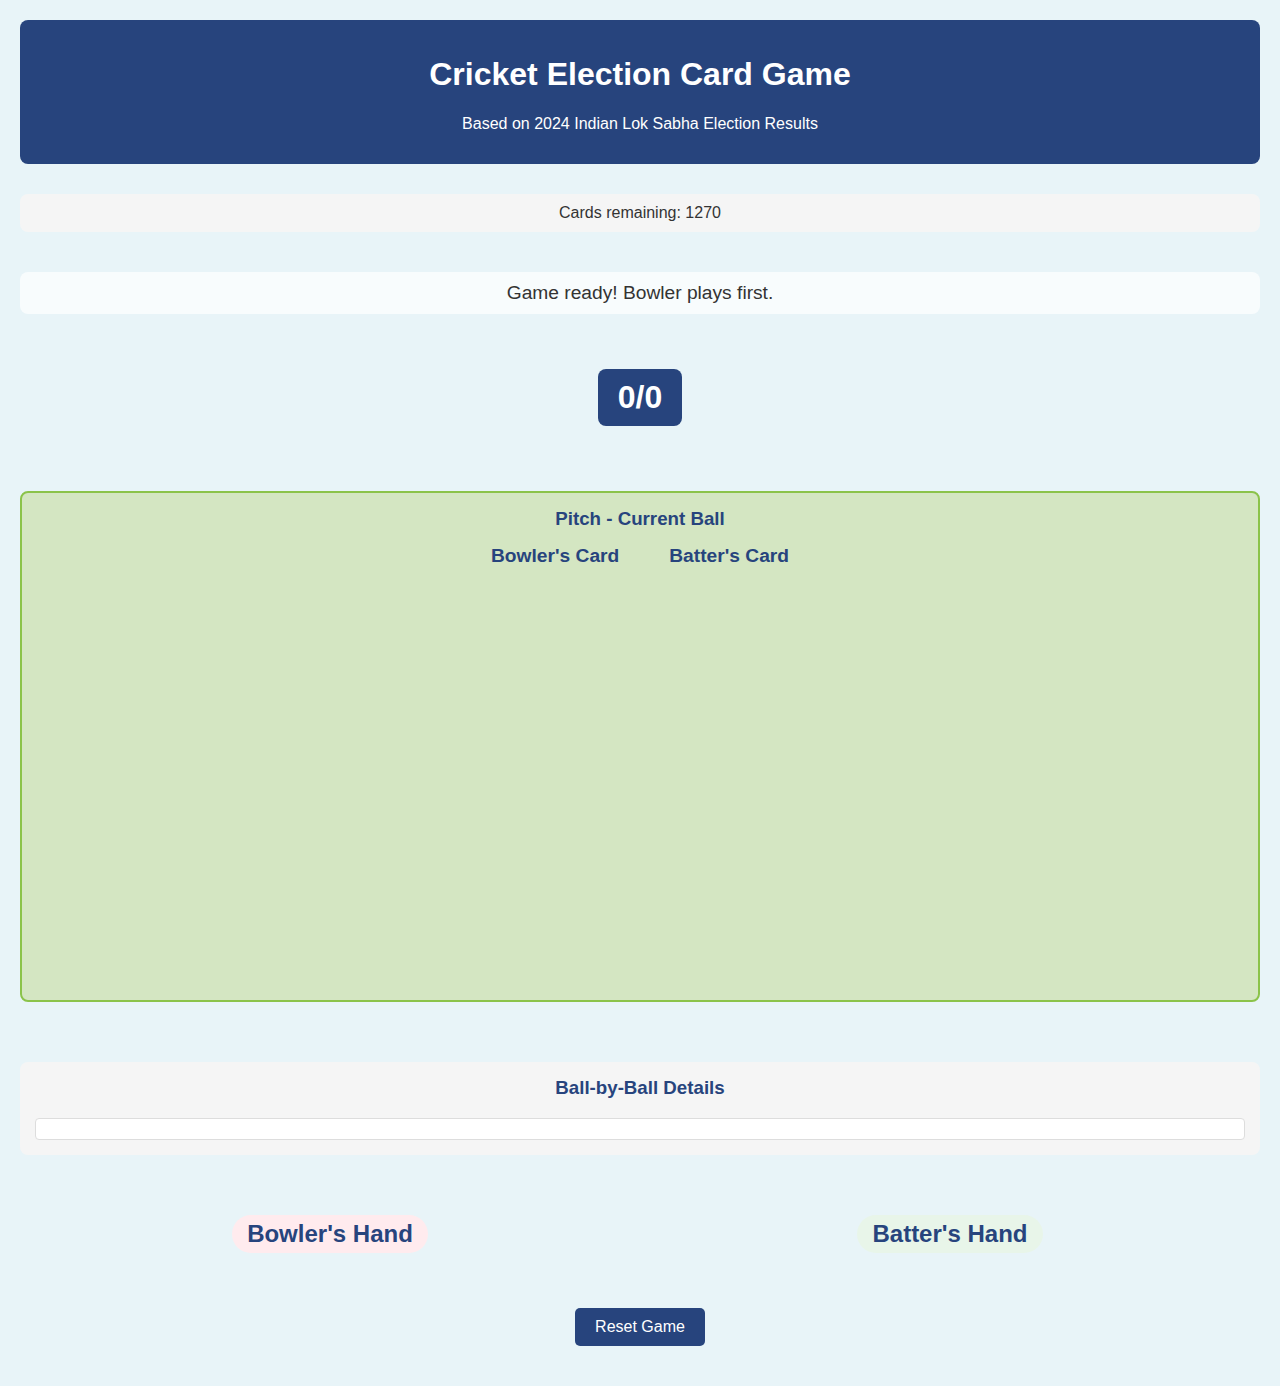
<file: game2/index.html>
<!DOCTYPE html>
<html lang="en">
<head>
    <meta charset="UTF-8">
    <meta name="viewport" content="width=device-width, initial-scale=1.0">
    <title>Cricket Election Card Game</title>
    <link rel="stylesheet" href="css/styles.css">
</head>
<body>
    <div class="container">
        <header>
            <h1>Cricket Election Card Game</h1>
            <p>Based on 2024 Indian Lok Sabha Election Results</p>
        </header>
        
        <div class="game-area">
            <div class="deck-info">
                <span id="cards-remaining">Cards remaining: 1270</span>
            </div>
            
            <div class="game-status" id="game-status">
                Game ready! Bowler plays first.
            </div>
            
            <div class="match-scoreboard">
                <div class="score-display">
                    <span id="total-runs">0</span>/<span id="total-wickets">0</span>
                </div>
            </div>
            
            <div class="pitch">
                <h3>Pitch - Current Ball</h3>
                <div class="pitch-content">
                    <div class="played-card-container">
                        <div class="played-card-label">Bowler's Card</div>
                        <div id="bowler-played-card"></div>
                    </div>
                    
                    <div class="played-card-container">
                        <div class="played-card-label">Batter's Card</div>
                        <div id="batter-played-card"></div>
                    </div>
                </div>
            </div>
            
            <div class="ball-input" id="ball-input-container" style="display: none;">
                <h3>Ball Result</h3>
                <div class="input-group">
                    <label for="runs-input">Runs scored:</label>
                    <select id="runs-input">
                        <option value="0">0</option>
                        <option value="1">1</option>
                        <option value="2">2</option>
                        <option value="3">3</option>
                        <option value="4">4</option>
                        <option value="6">6</option>
                    </select>
                </div>
                <div class="input-group">
                    <label for="wicket-input">Wicket fallen?</label>
                    <select id="wicket-input">
                        <option value="0">No</option>
                        <option value="1">Yes</option>
                    </select>
                </div>
                <button id="submit-result">Submit Result</button>
            </div>
            
            <div class="ball-history-container">
                <h3>Ball-by-Ball Details</h3>
                <div class="ball-history" id="ball-history">
                    <!-- Ball history will be populated here -->
                </div>
            </div>
            
            <div class="player-hands">
                <div class="player-hand bowler">
                    <div class="hand-label">Bowler's Hand</div>
                    <div class="cards" id="bowler-hand"></div>
                </div>
                
                <div class="player-hand batter">
                    <div class="hand-label">Batter's Hand</div>
                    <div class="cards" id="batter-hand"></div>
                </div>
            </div>
            
            <div class="controls">
                <button id="reset-button">Reset Game</button>
            </div>
        </div>
    </div>
    
    <!-- Load modules -->
    <script type="module" src="js/main.js"></script>
</body>
</html>
</file>
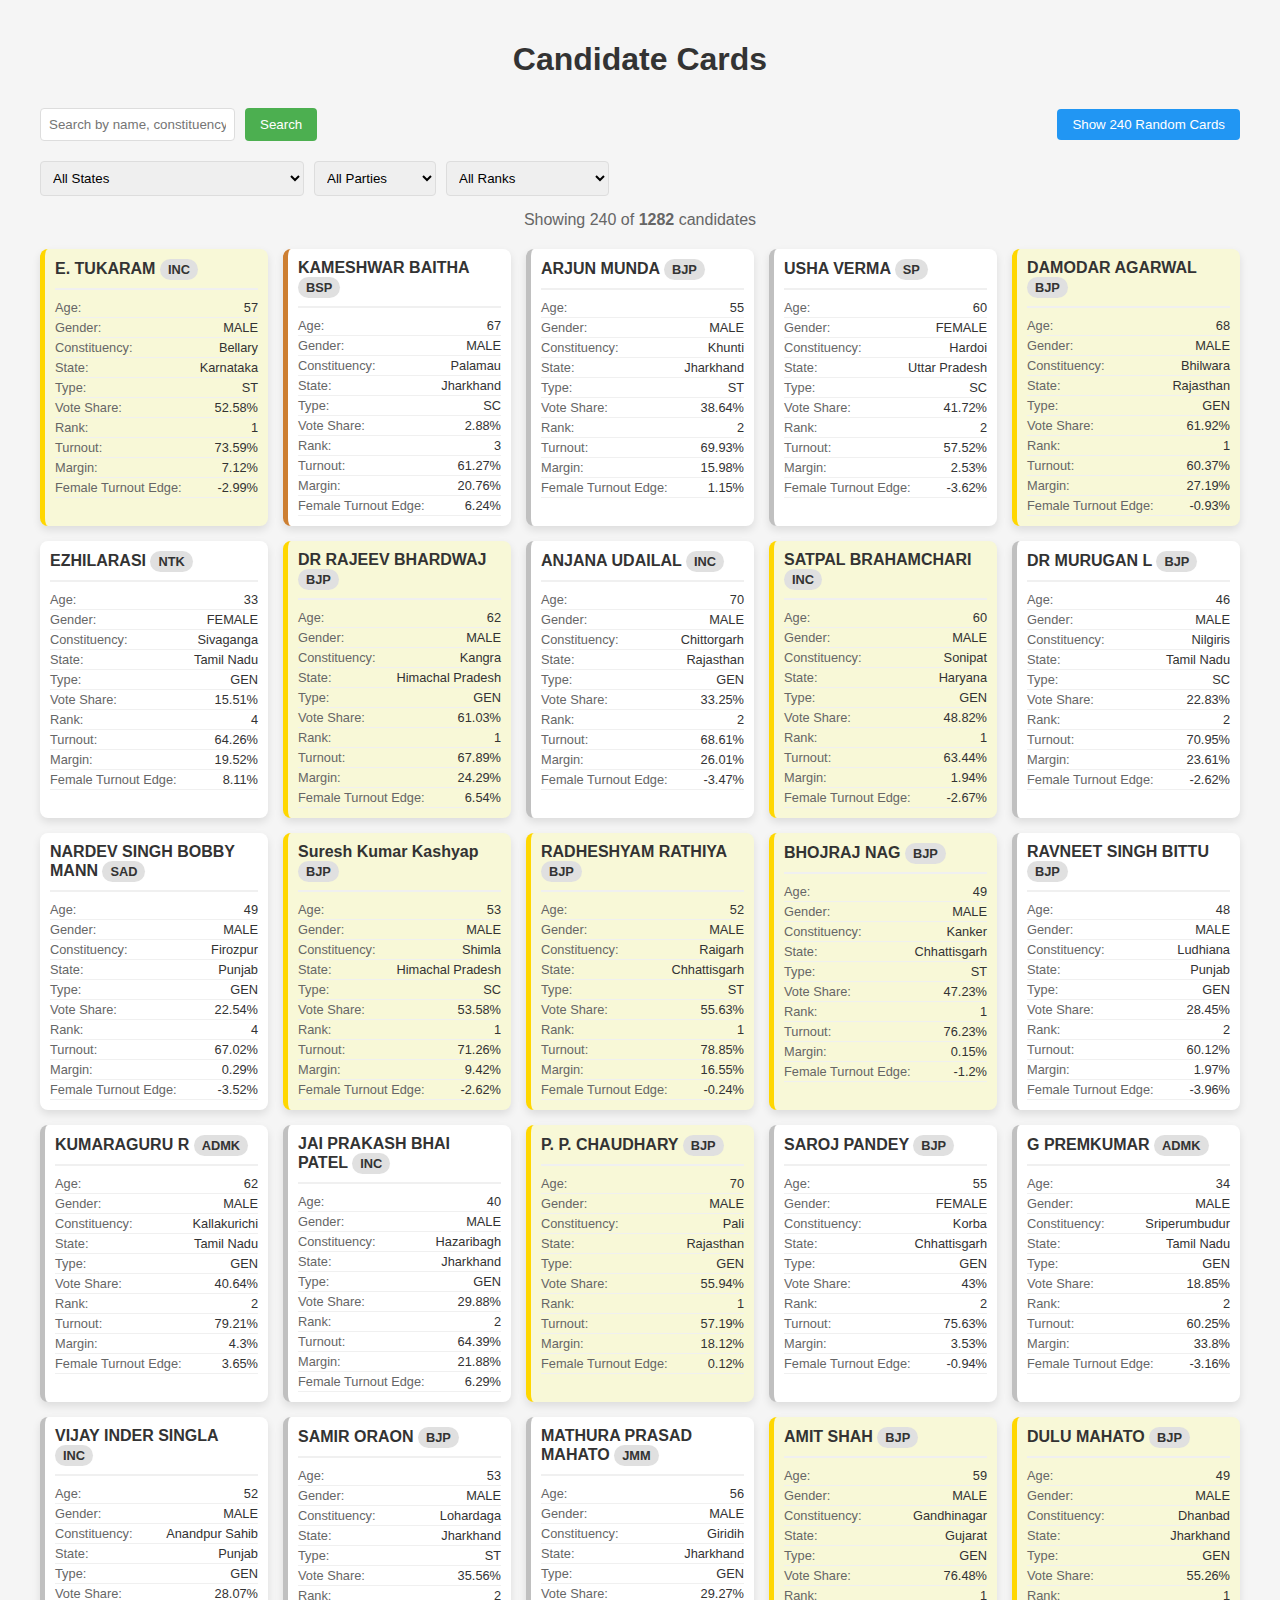
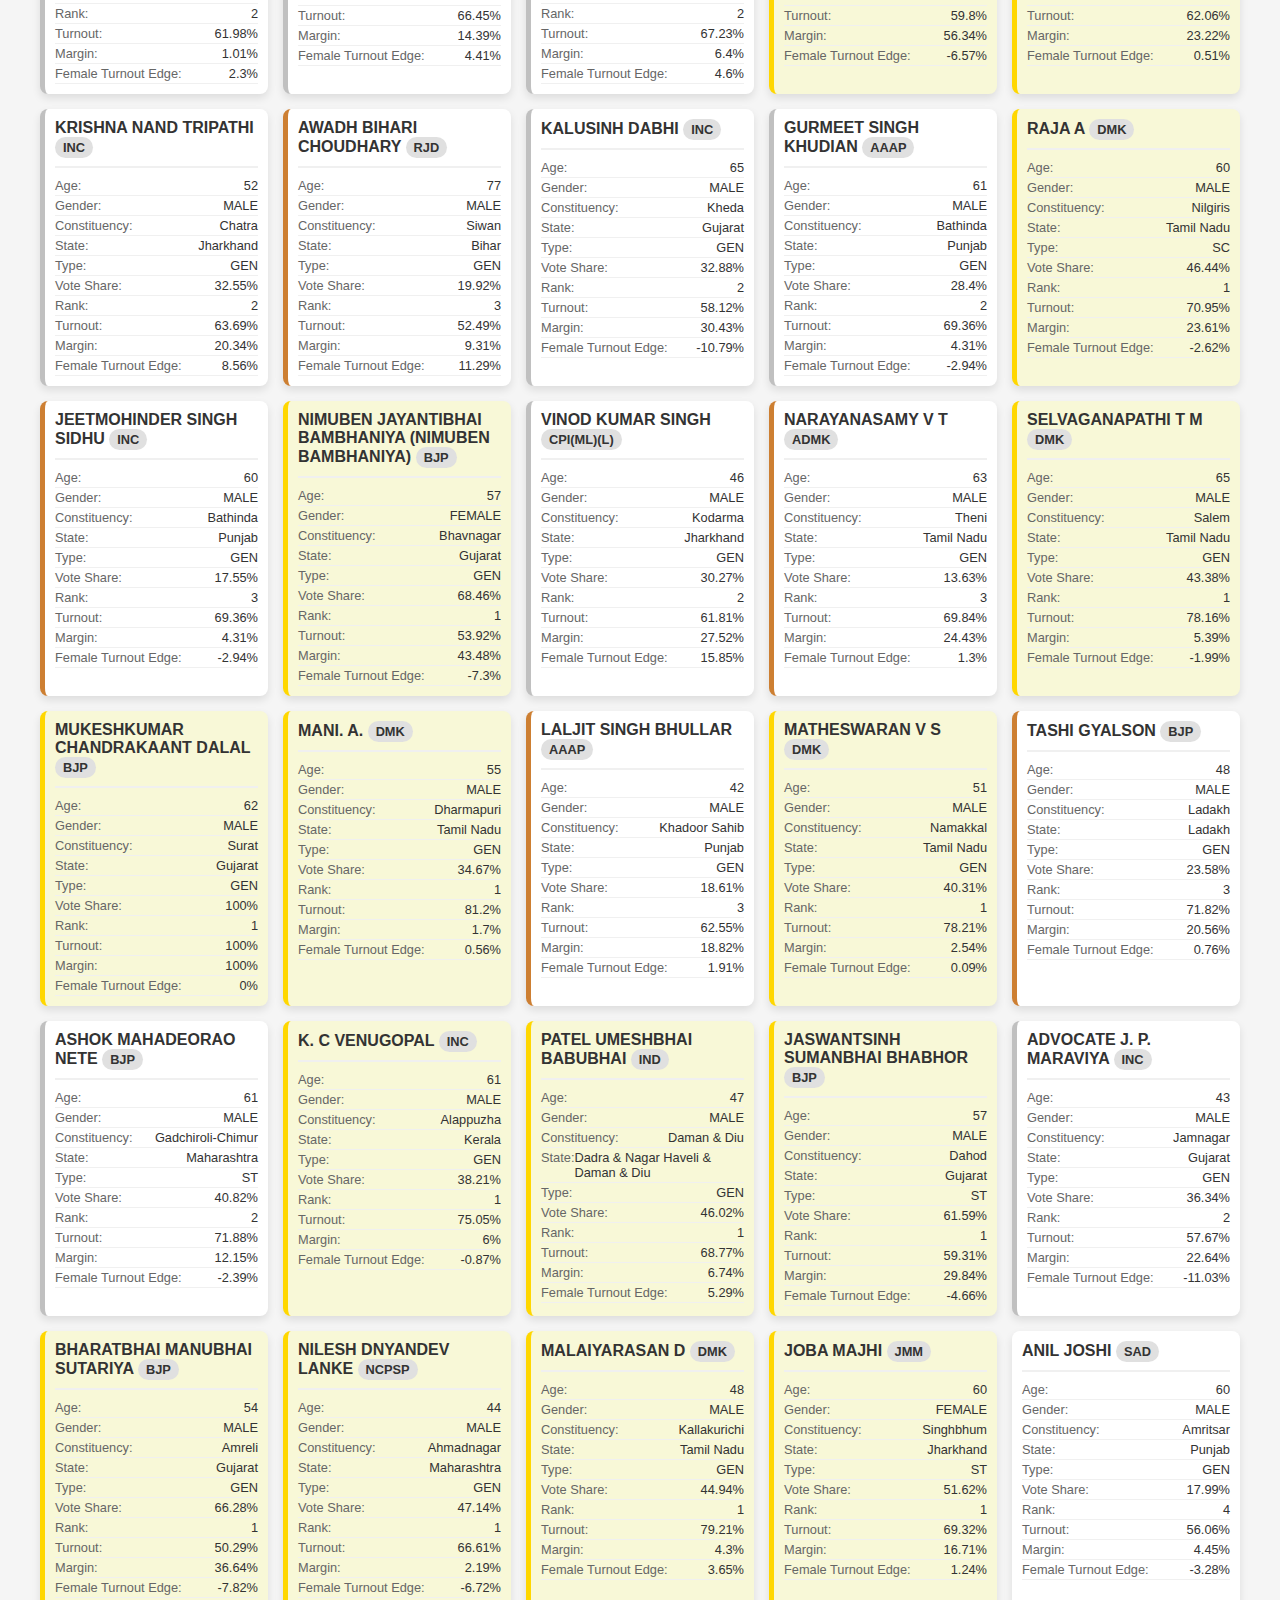
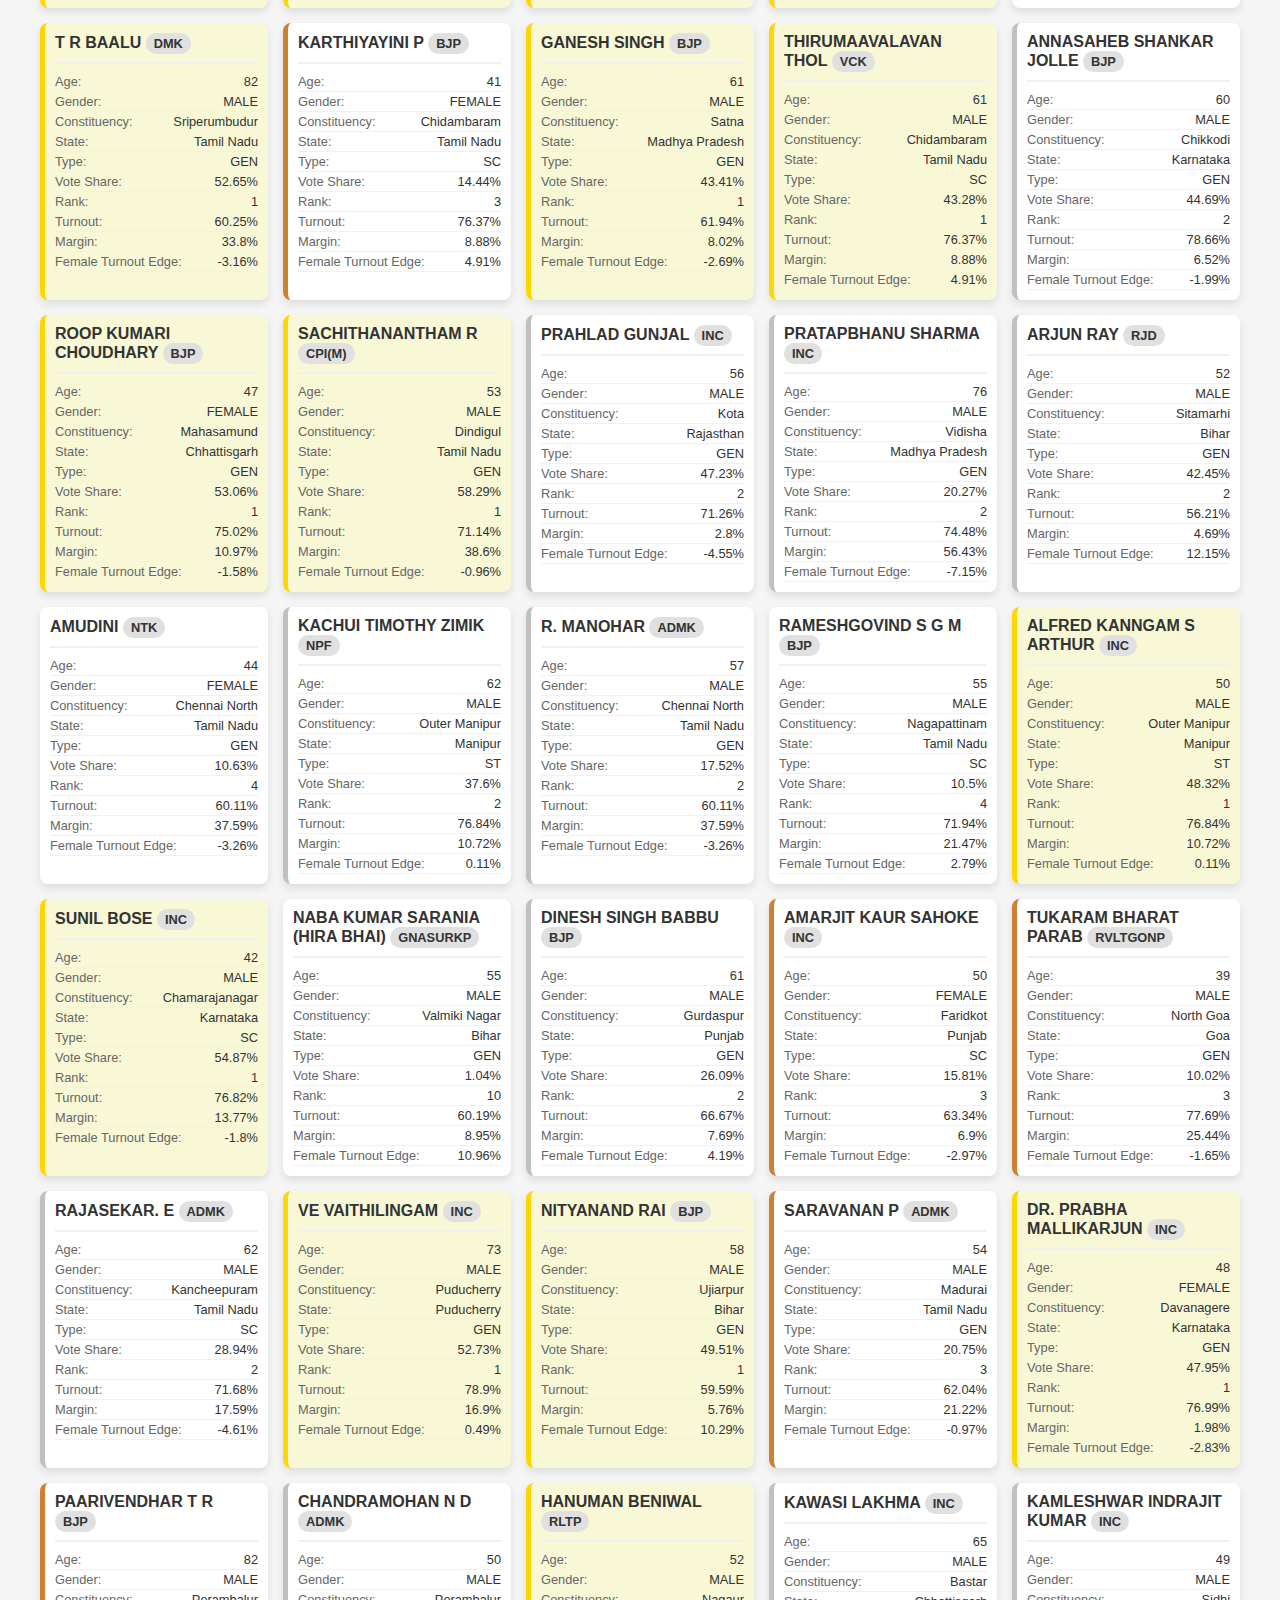
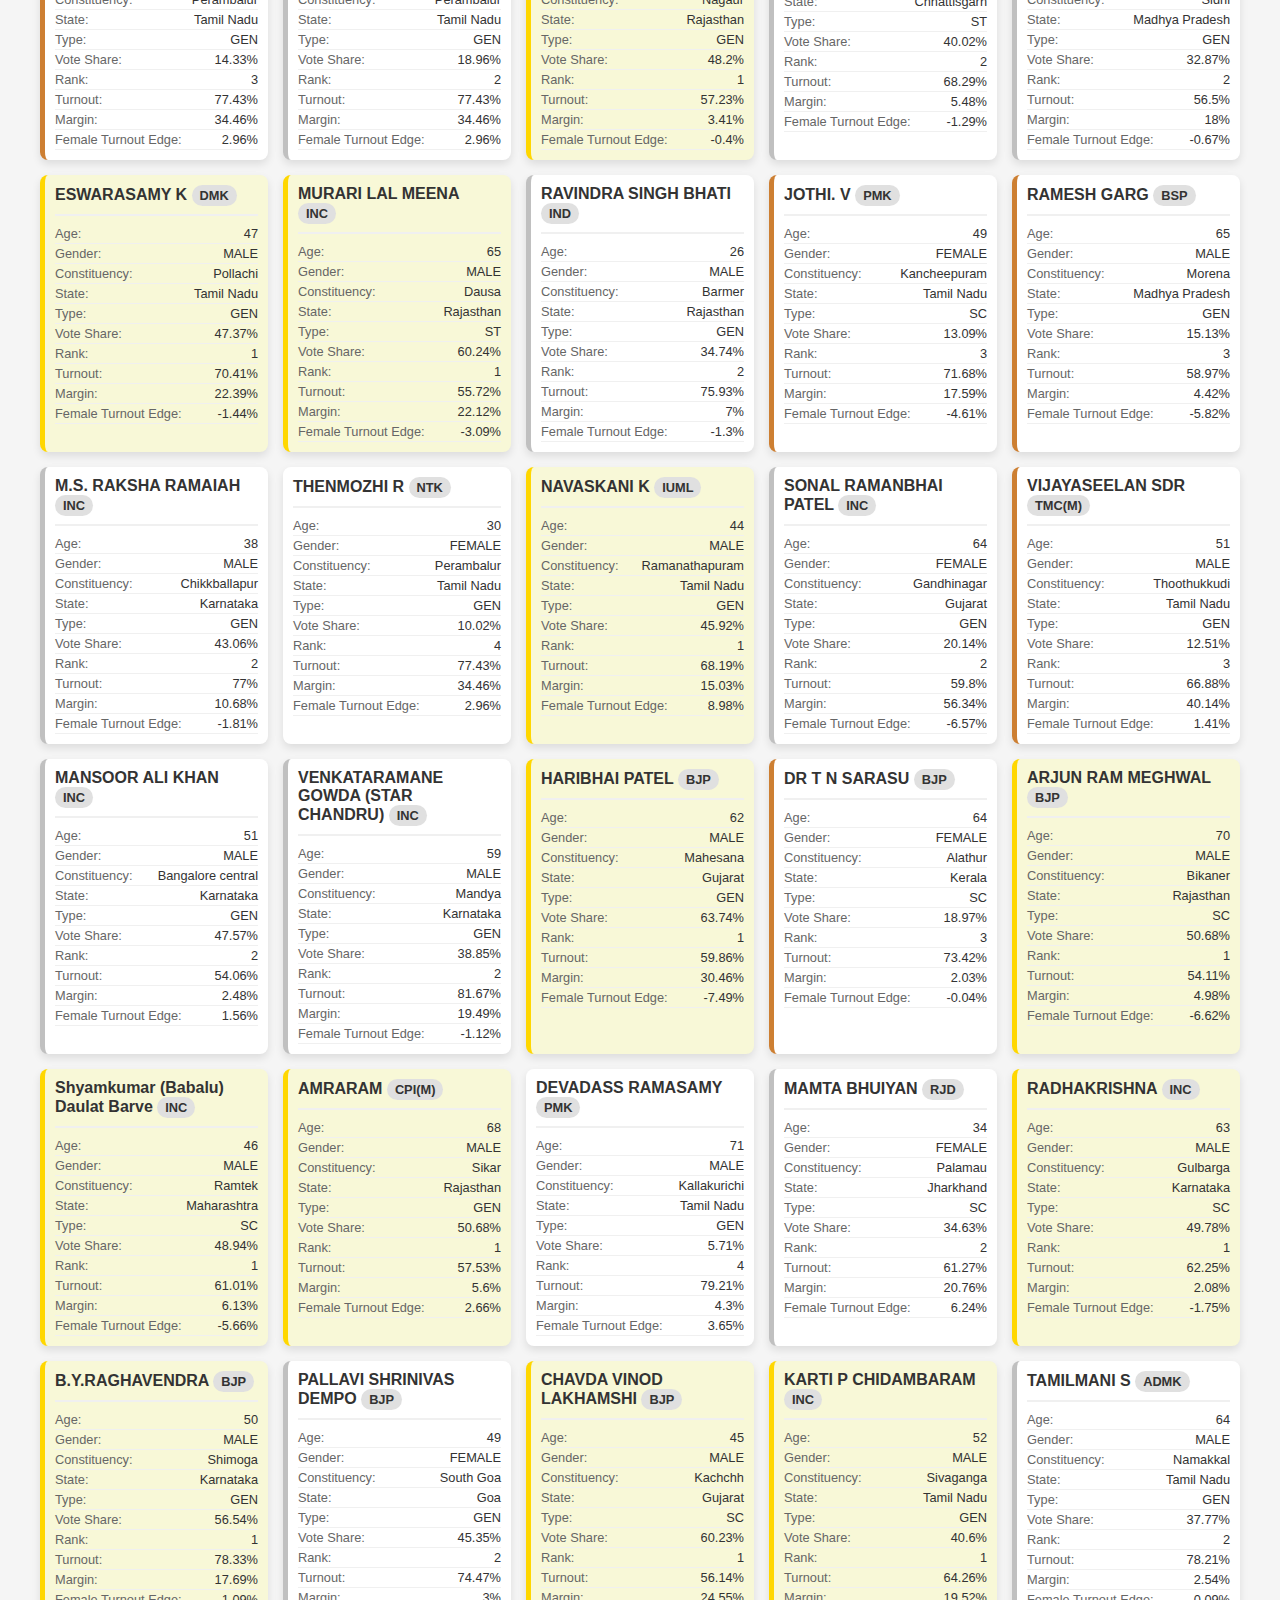
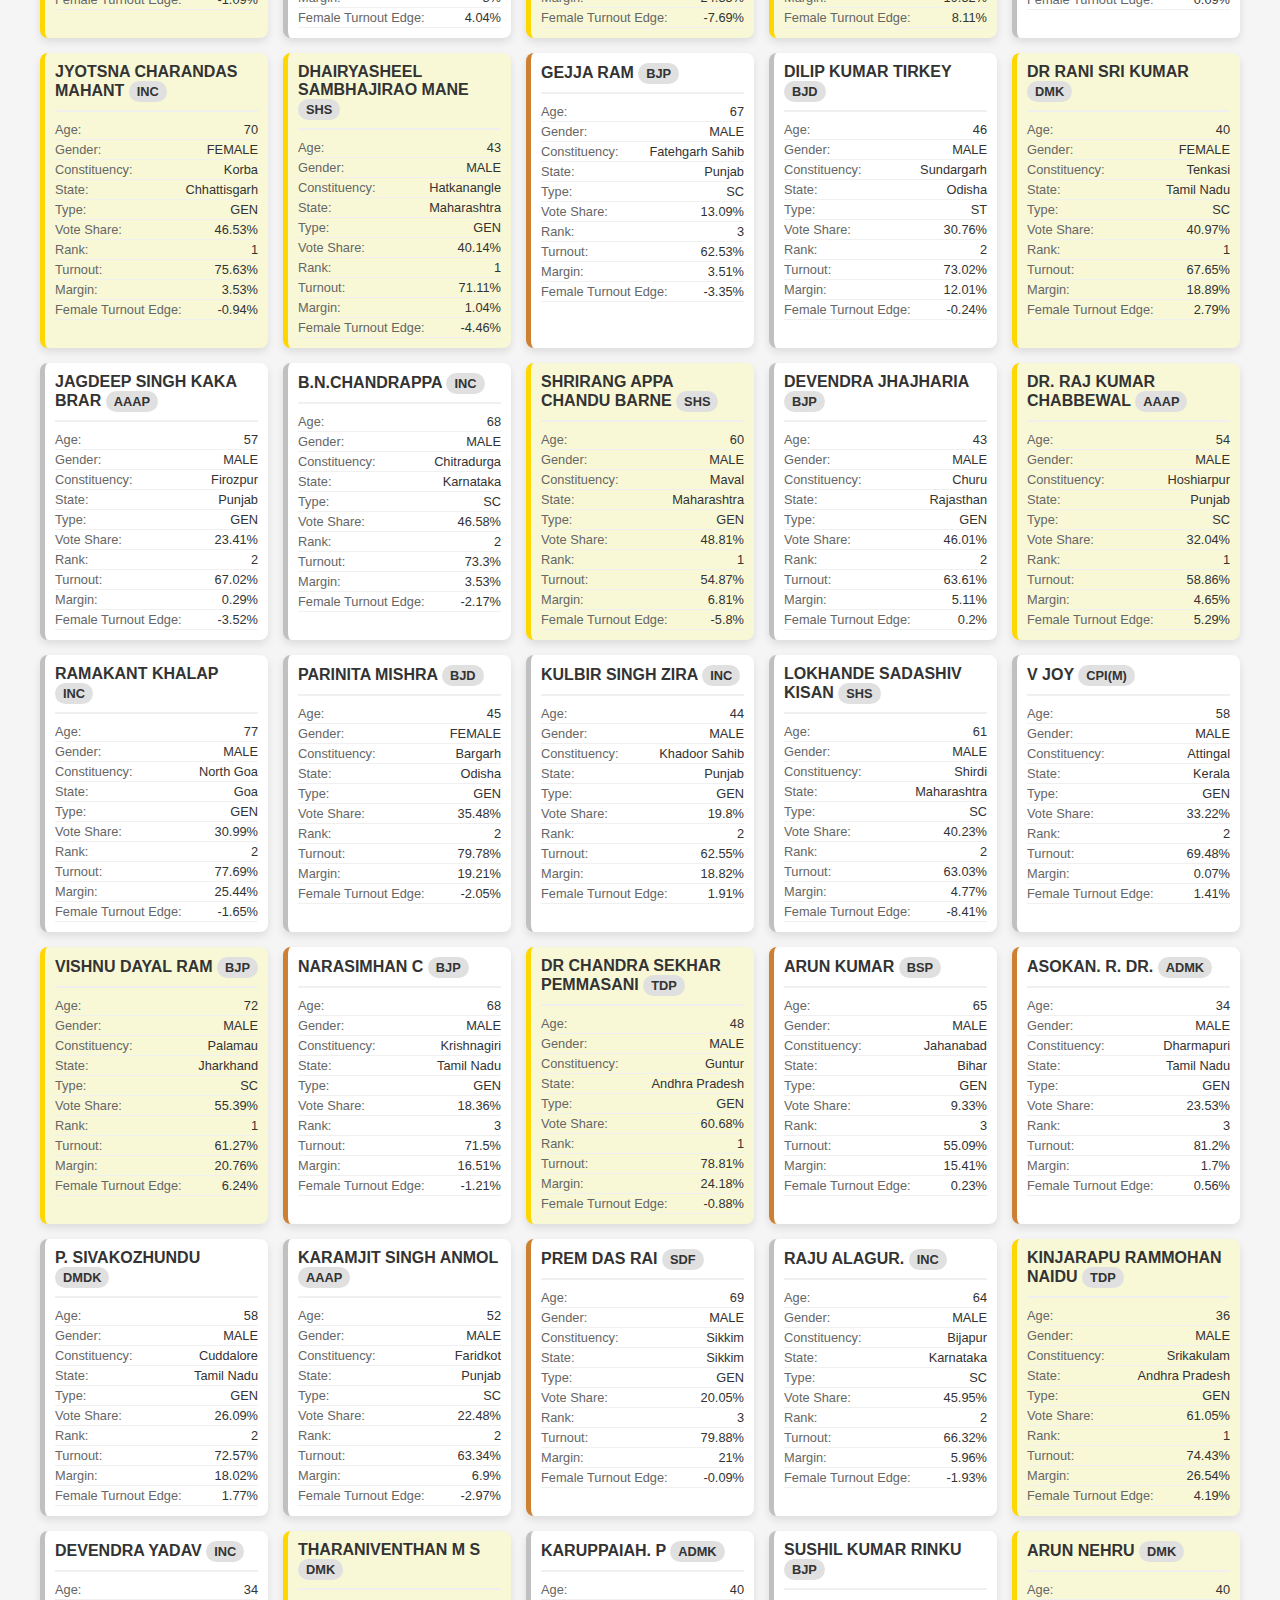
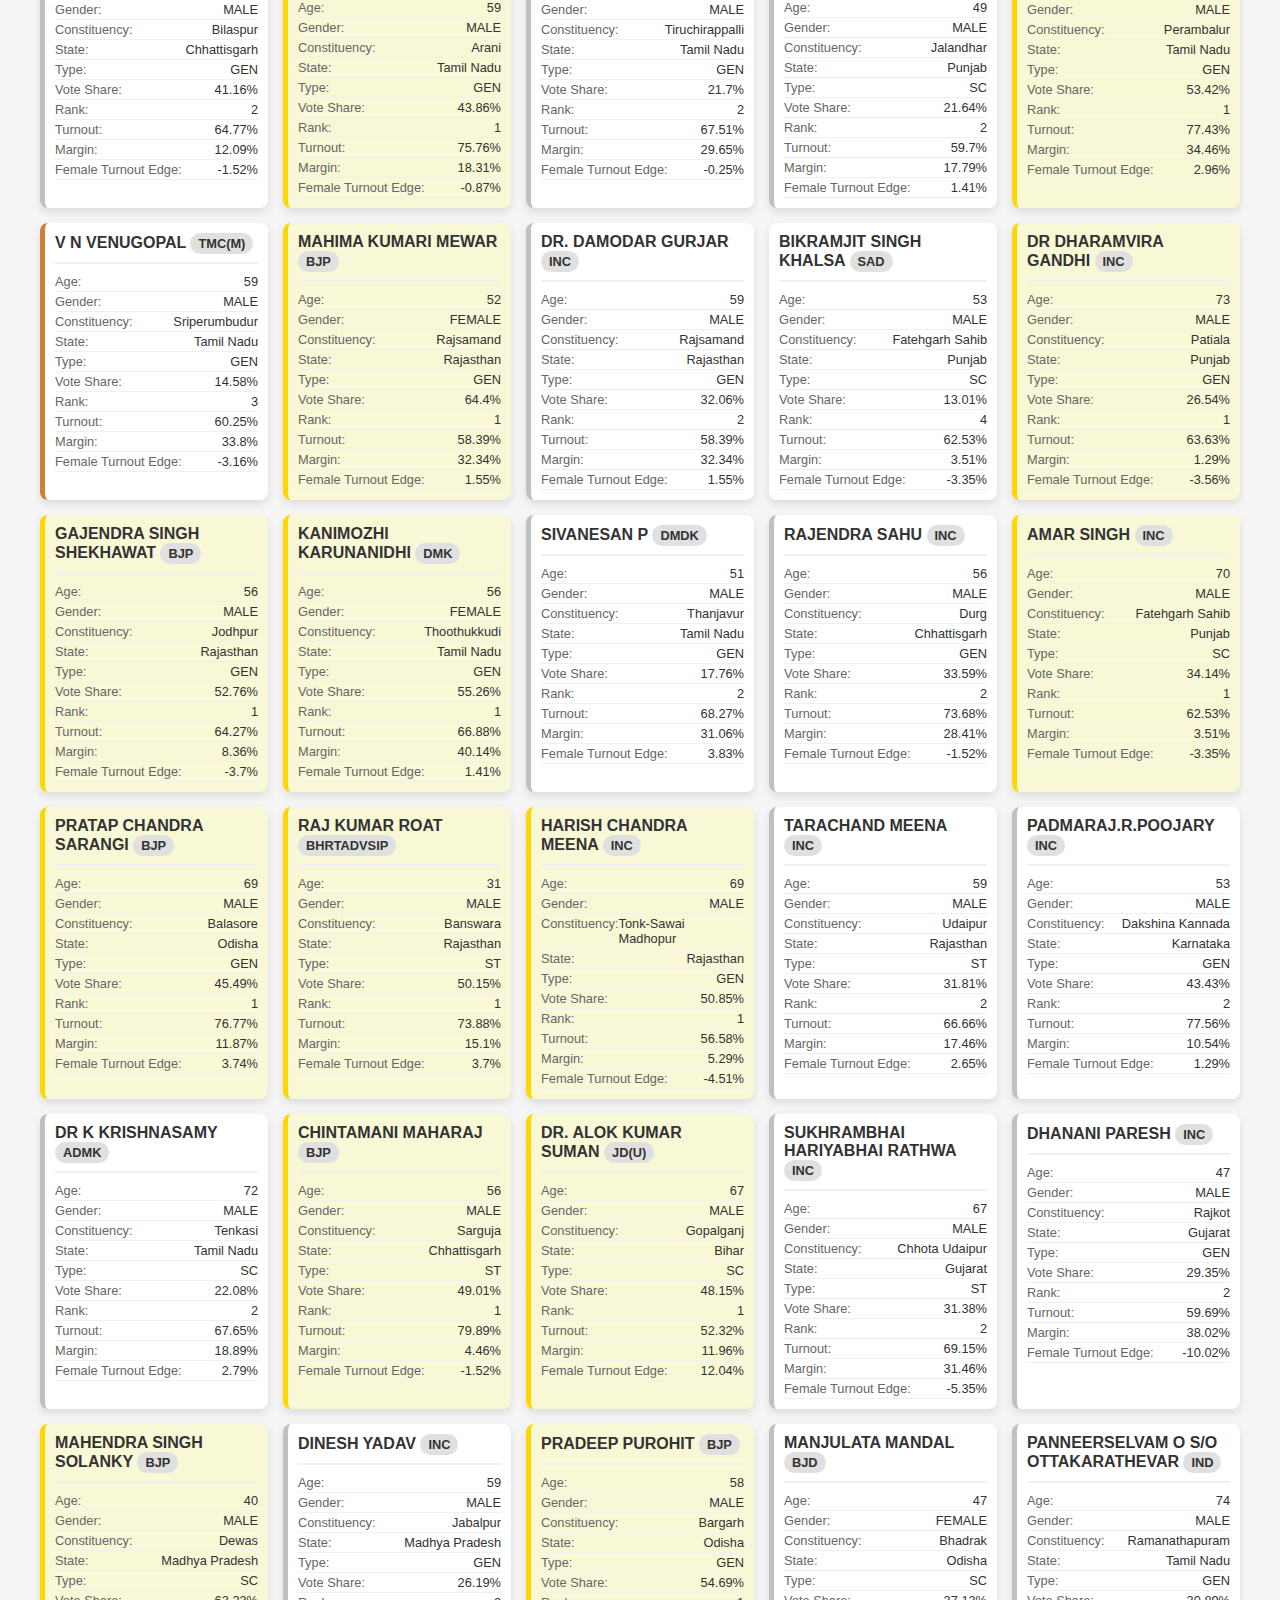
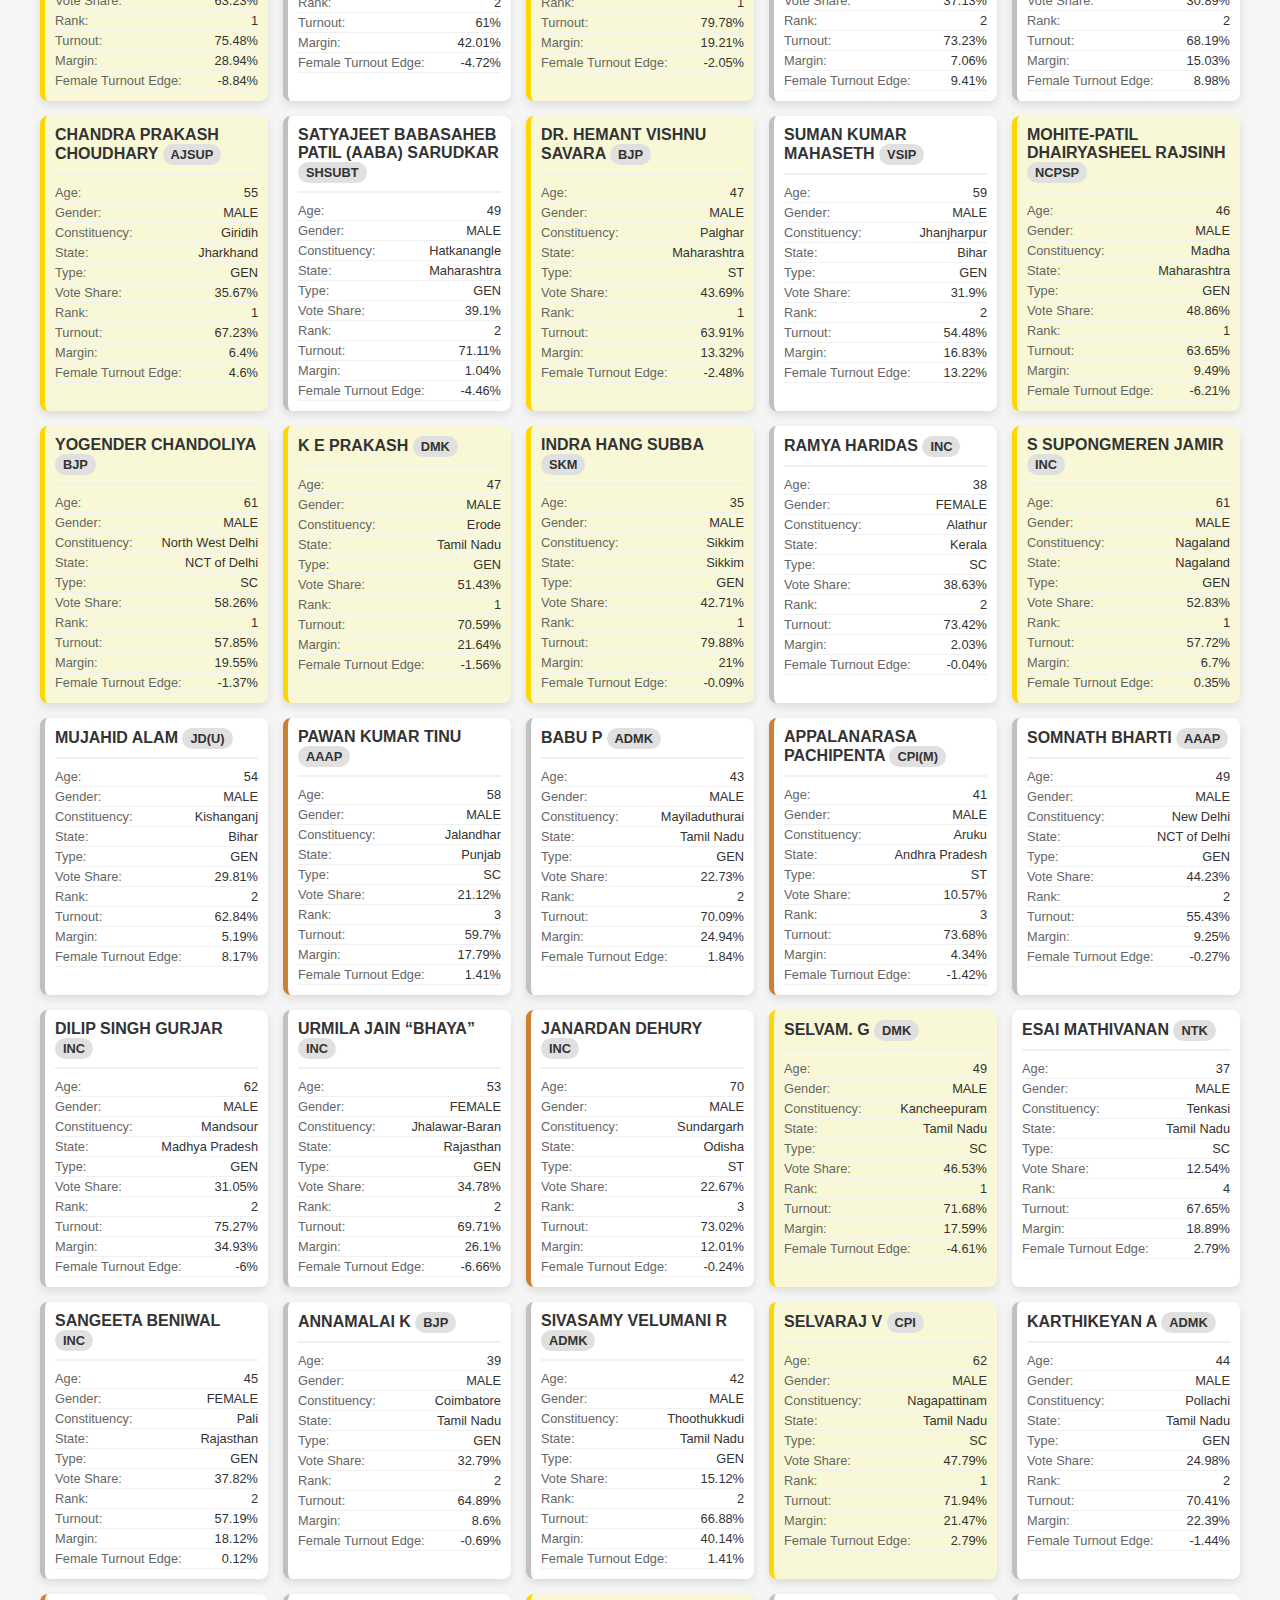
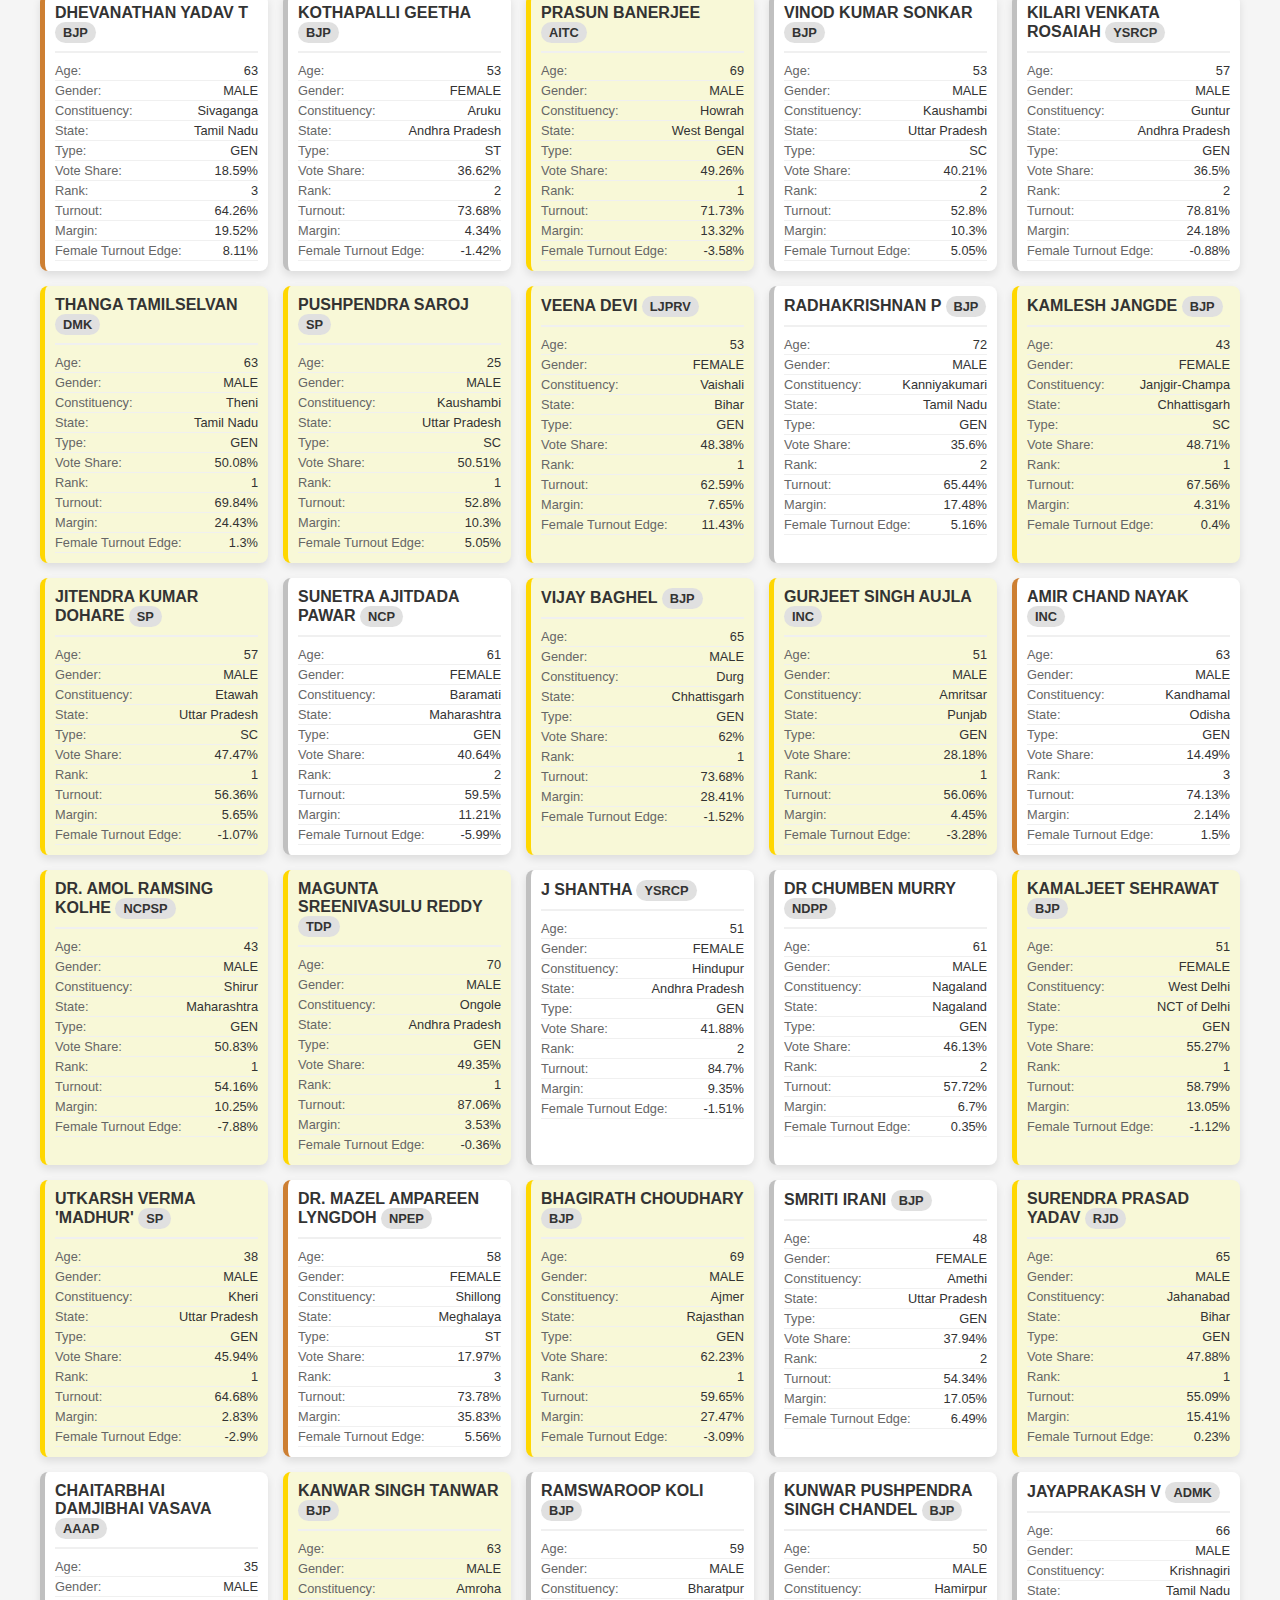
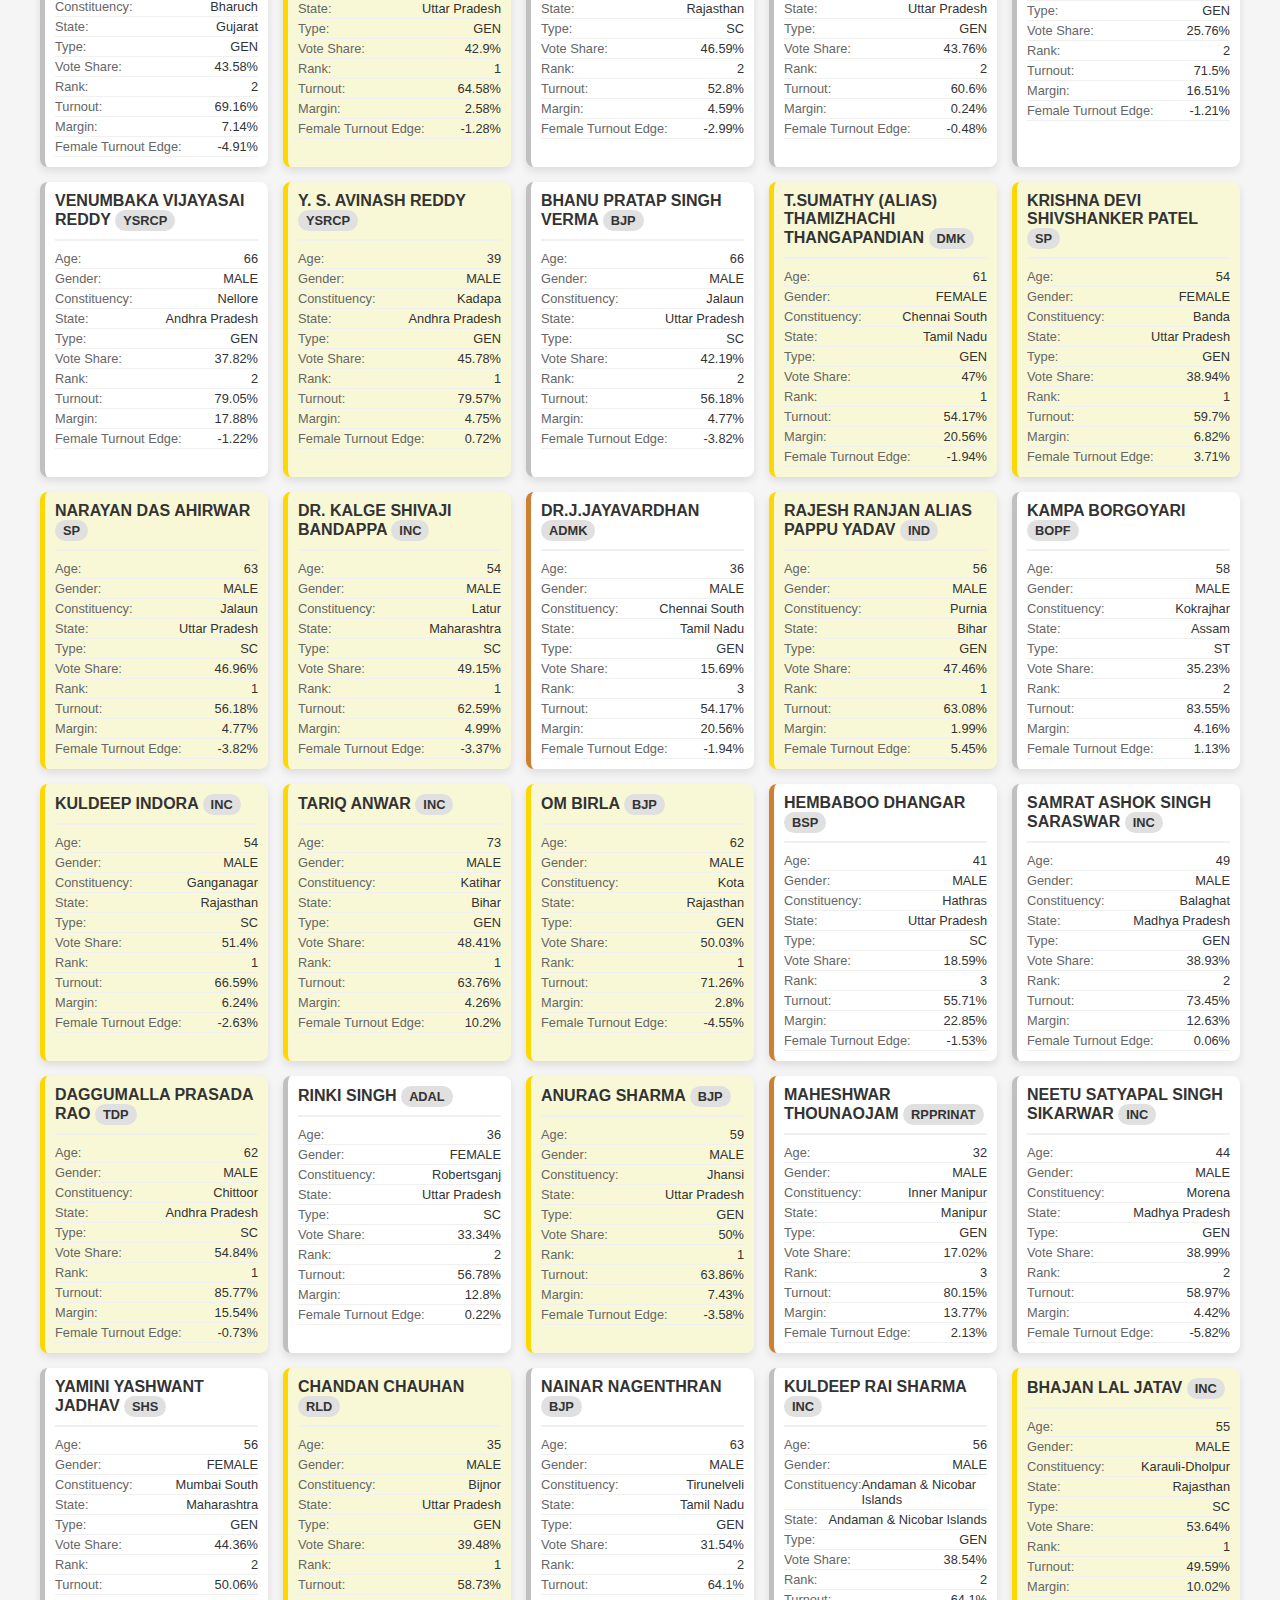
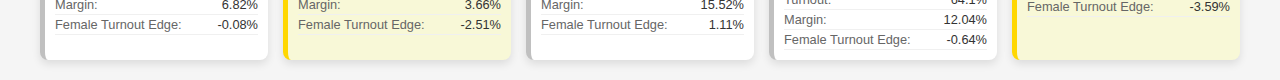
<file: cards/cards.html>
<!DOCTYPE html>
<html lang="en">
<head>
    <meta charset="UTF-8">
    <meta name="viewport" content="width=device-width, initial-scale=1.0">
    <title>Candidate Cards</title>
    <style>
        body {
            font-family: 'Segoe UI', Tahoma, Geneva, Verdana, sans-serif;
            background-color: #f5f5f5;
            padding: 20px;
            max-width: 1200px;
            margin: 0 auto;
        }
        h1 {
            text-align: center;
            color: #333;
            margin-bottom: 30px;
        }
        .controls {
            display: flex;
            justify-content: space-between;
            margin-bottom: 20px;
            align-items: center;
        }
        .search-container {
            display: flex;
            gap: 10px;
        }
        input {
            padding: 8px;
            border: 1px solid #ddd;
            border-radius: 4px;
        }
        button {
            padding: 8px 15px;
            background-color: #4CAF50;
            color: white;
            border: none;
            border-radius: 4px;
            cursor: pointer;
            transition: background-color 0.3s;
        }
        button:hover {
            background-color: #45a049;
        }
        #randomize {
            background-color: #2196F3;
        }
        #randomize:hover {
            background-color: #0b7dda;
        }
        .card-container {
            display: grid;
            grid-template-columns: repeat(auto-fill, minmax(220px, 1fr));
            gap: 15px;
        }
        .card {
            background-color: white;
            border-radius: 8px;
            box-shadow: 0 4px 8px rgba(0, 0, 0, 0.1);
            padding: 10px;
            transition: transform 0.3s;
            font-size: 0.9rem;
        }
        .card:hover {
            transform: translateY(-5px);
            box-shadow: 0 6px 12px rgba(0, 0, 0, 0.15);
        }
        .card h2 {
            margin-top: 0;
            color: #333;
            font-size: 1rem;
            border-bottom: 2px solid #f0f0f0;
            padding-bottom: 8px;
            margin-bottom: 8px;
        }
        .card-info {
            margin-top: 8px;
        }
        .card-info p {
            margin: 3px 0;
            font-size: 0.8rem;
        }
        .party-tag {
            display: inline-block;
            padding: 3px 8px;
            background-color: #e0e0e0;
            border-radius: 15px;
            font-size: 0.8rem;
            font-weight: bold;
        }
        .loader {
            text-align: center;
            padding: 40px;
            font-size: 1.2rem;
            color: #666;
        }
        .info-row {
            display: flex;
            justify-content: space-between;
            border-bottom: 1px solid #f0f0f0;
            padding: 2px 0;
            font-size: 0.8rem;
        }
        .info-label {
            font-weight: 500;
            color: #666;
        }
        .info-value {
            color: #333;
        }
        .card-rank-1 {
            background-color: #f8f8d7;
            border-left: 5px solid gold;
        }
        .card-rank-2 {
            border-left: 5px solid silver;
        }
        .card-rank-3 {
            border-left: 5px solid #cd7f32;
        }
        .pagination {
            display: flex;
            justify-content: center;
            margin-top: 30px;
            gap: 10px;
        }
        .pagination button {
            min-width: 40px;
            background-color: #ddd;
            color: #333;
        }
        .pagination button.active {
            background-color: #2196F3;
            color: white;
        }
        .counter {
            text-align: center;
            margin-bottom: 20px;
            color: #666;
        }
        #total-count {
            font-weight: bold;
        }
        .filters {
            display: flex;
            flex-wrap: wrap;
            gap: 10px;
            margin-bottom: 15px;
        }
        select {
            padding: 8px;
            border: 1px solid #ddd;
            border-radius: 4px;
        }
    </style>
</head>
<body>
    <h1>Candidate Cards</h1>
    
    <div class="controls">
        <div class="search-container">
            <input type="text" id="search" placeholder="Search by name, constituency...">
            <button id="search-btn">Search</button>
        </div>
        <button id="randomize">Show 240 Random Cards</button>
    </div>
    
    <div class="filters">
        <select id="state-filter">
            <option value="">All States</option>
        </select>
        <select id="party-filter">
            <option value="">All Parties</option>
        </select>
        <select id="rank-filter">
            <option value="">All Ranks</option>
            <option value="1">Winners (Rank 1)</option>
            <option value="2">Runners-up (Rank 2)</option>
            <option value="3+">Rank 3 and below</option>
        </select>
    </div>
    
    <div class="counter">
        Showing <span id="shown-count">0</span> of <span id="total-count">0</span> candidates
    </div>
    
    <div id="card-container" class="card-container">
        <div class="loader">Loading candidate data...</div>
    </div>

    <script>
        // Variables
        let allCandidates = [];
        let filteredCandidates = [];
        
        // Function to load the JSON data
        async function loadCandidates() {
            try {
                const response = await fetch('cards.json');
                const data = await response.json();
                
                // Convert object to array
                allCandidates = Object.values(data);
                
                document.getElementById('total-count').textContent = allCandidates.length;
                
                // Populate filter dropdowns
                populateFilterOptions();
                
                // Show random 100 cards initially
                showRandomCards();
                
            } catch (error) {
                console.error('Error loading candidate data:', error);
                document.getElementById('card-container').innerHTML = 
                    `<div class="loader">Error loading data. Please make sure cards.json is in the same directory.</div>`;
            }
        }
        
        // Function to populate filter dropdowns
        function populateFilterOptions() {
            // For states
            const stateFilter = document.getElementById('state-filter');
            const states = [...new Set(allCandidates.map(candidate => candidate.state))].sort();
            
            states.forEach(state => {
                const option = document.createElement('option');
                option.value = state;
                option.textContent = state;
                stateFilter.appendChild(option);
            });
            
            // For parties
            const partyFilter = document.getElementById('party-filter');
            const parties = [...new Set(allCandidates.map(candidate => candidate.party))].sort();
            
            parties.forEach(party => {
                const option = document.createElement('option');
                option.value = party;
                option.textContent = party;
                partyFilter.appendChild(option);
            });
        }
        
        // Function to show 240 random cards
        function showRandomCards() {
            // Get 240 random candidates
            const shuffled = [...allCandidates].sort(() => 0.5 - Math.random());
            filteredCandidates = shuffled.slice(0, 240);
            
            // Reset filters and search
            document.getElementById('search').value = '';
            document.getElementById('state-filter').value = '';
            document.getElementById('party-filter').value = '';
            document.getElementById('rank-filter').value = '';
            
            // Update displayed cards
            updateCardDisplay();
        }
        
        // Function to filter candidates
        function filterCandidates() {
            const searchTerm = document.getElementById('search').value.toLowerCase();
            const stateFilter = document.getElementById('state-filter').value;
            const partyFilter = document.getElementById('party-filter').value;
            const rankFilter = document.getElementById('rank-filter').value;
            
            filteredCandidates = allCandidates.filter(candidate => {
                // Search filter
                const matchesSearch = 
                    searchTerm === '' || 
                    candidate.name.toLowerCase().includes(searchTerm) ||
                    candidate.constituency.toLowerCase().includes(searchTerm) ||
                    candidate.state.toLowerCase().includes(searchTerm) ||
                    candidate.party.toLowerCase().includes(searchTerm);
                
                // State filter
                const matchesState = stateFilter === '' || candidate.state === stateFilter;
                
                // Party filter
                const matchesParty = partyFilter === '' || candidate.party === partyFilter;
                
                // Rank filter
                let matchesRank = true;
                if (rankFilter === '1') {
                    matchesRank = candidate.rank === 1;
                } else if (rankFilter === '2') {
                    matchesRank = candidate.rank === 2;
                } else if (rankFilter === '3+') {
                    matchesRank = candidate.rank >= 3;
                }
                
                return matchesSearch && matchesState && matchesParty && matchesRank;
            });
            
            // Update displayed cards
            updateCardDisplay();
        }
        
        // Function to create a card element
        function createCardElement(candidate) {
            const card = document.createElement('div');
            card.className = `card ${candidate.rank === 1 ? 'card-rank-1' : candidate.rank === 2 ? 'card-rank-2' : candidate.rank === 3 ? 'card-rank-3' : ''}`;
            
            // Create header with name and party
            card.innerHTML = `
                <h2>${candidate.name} <span class="party-tag">${candidate.party}</span></h2>
                <div class="card-info">
                    <div class="info-row">
                        <span class="info-label">Age:</span>
                        <span class="info-value">${candidate.age}</span>
                    </div>
                    <div class="info-row">
                        <span class="info-label">Gender:</span>
                        <span class="info-value">${candidate.gender}</span>
                    </div>
                    <div class="info-row">
                        <span class="info-label">Constituency:</span>
                        <span class="info-value">${candidate.constituency}</span>
                    </div>
                    <div class="info-row">
                        <span class="info-label">State:</span>
                        <span class="info-value">${candidate.state}</span>
                    </div>
                    <div class="info-row">
                        <span class="info-label">Type:</span>
                        <span class="info-value">${candidate.type}</span>
                    </div>
                    <div class="info-row">
                        <span class="info-label">Vote Share:</span>
                        <span class="info-value">${candidate.vote_share}%</span>
                    </div>
                    <div class="info-row">
                        <span class="info-label">Rank:</span>
                        <span class="info-value">${candidate.rank}</span>
                    </div>
                    <div class="info-row">
                        <span class="info-label">Turnout:</span>
                        <span class="info-value">${candidate.turnout}%</span>
                    </div>
                    <div class="info-row">
                        <span class="info-label">Margin:</span>
                        <span class="info-value">${candidate.margin}%</span>
                    </div>
                    <div class="info-row">
                        <span class="info-label">Female Turnout Edge:</span>
                        <span class="info-value">${candidate.female_turnout_edge}%</span>
                    </div>
                </div>
            `;
            
            return card;
        }
        
        // Function to update card display 
        function updateCardDisplay() {
            const cardContainer = document.getElementById('card-container');
            cardContainer.innerHTML = '';
            
            document.getElementById('shown-count').textContent = filteredCandidates.length;
            
            if (filteredCandidates.length === 0) {
                cardContainer.innerHTML = '<div class="loader">No candidates match your filters.</div>';
            } else {
                // Create and append card elements
                filteredCandidates.forEach(candidate => {
                    const cardElement = createCardElement(candidate);
                    cardContainer.appendChild(cardElement);
                });
            }
        }
        
        // Event listeners
        document.getElementById('randomize').addEventListener('click', showRandomCards);
        document.getElementById('search-btn').addEventListener('click', filterCandidates);
        document.getElementById('search').addEventListener('keyup', (e) => {
            if (e.key === 'Enter') filterCandidates();
        });
        document.getElementById('state-filter').addEventListener('change', filterCandidates);
        document.getElementById('party-filter').addEventListener('change', filterCandidates);
        document.getElementById('rank-filter').addEventListener('change', filterCandidates);
        
        // Load candidates when page loads
        window.addEventListener('load', loadCandidates);
    </script>
</body>
</html>
</file>
<file: game2/css/styles.css>
:root {
    --primary-color: #f8a51b;
    --secondary-color: #27447d;
    --accent-color: #32a852;
    --light-bg: #f5f5f5;
    --dark-bg: #333;
    --card-width: 250px;
    --card-height: 400px;
}

body {
    font-family: 'Segoe UI', Tahoma, Geneva, Verdana, sans-serif;
    background-color: #e8f4f8;
    margin: 0;
    padding: 20px;
    color: #333;
}

.container {
    max-width: 1400px;
    margin: 0 auto;
}

header {
    text-align: center;
    margin-bottom: 20px;
    padding: 15px;
    background-color: var(--secondary-color);
    color: white;
    border-radius: 8px;
}

.game-area {
    display: flex;
    flex-direction: column;
    gap: 20px;
}

.pitch {
    margin: 20px 0;
    padding: 15px;
    background-color: #d4e6c2; /* Light green to represent a cricket pitch */
    border-radius: 8px;
    border: 2px solid #8bc34a;
}

.pitch h3 {
    text-align: center;
    margin-top: 0;
    color: var(--secondary-color);
    margin-bottom: 15px;
}

.pitch-content {
    display: flex;
    justify-content: center;
    gap: 50px;
    min-height: 440px;
}

.play-area {
    display: flex;
    justify-content: center;
    gap: 50px;
    margin: 20px 0;
    min-height: 440px;
}

.played-card-container {
    display: flex;
    flex-direction: column;
    align-items: center;
    gap: 10px;
}

.played-card-label {
    font-weight: bold;
    font-size: 1.2rem;
    color: var(--secondary-color);
}

.player-hands {
    display: flex;
    justify-content: space-between;
    margin-top: 20px;
}

.player-hand {
    flex: 1;
    display: flex;
    flex-direction: column;
    align-items: center;
    gap: 15px;
}

.hand-label {
    font-size: 1.5rem;
    font-weight: bold;
    color: var(--secondary-color);
    padding: 5px 15px;
    border-radius: 20px;
    text-align: center;
}

.bowler .hand-label {
    background-color: #ffebee;
}

.batter .hand-label {
    background-color: #e8f5e9;
}

.cards {
    display: flex;
    flex-wrap: wrap;
    justify-content: center;
    gap: 15px;
}

.card {
    width: var(--card-width);
    height: var(--card-height);
    perspective: 1000px;
    cursor: pointer;
    transition: transform 0.2s;
}

.card:hover {
    transform: translateY(-10px);
}

.pitched-card {
    width: var(--card-width);
    height: var(--card-height);
    perspective: 1000px;
    transition: transform 0.2s;
    margin: 0 auto;
}

.card-inner {
    position: relative;
    width: 100%;
    height: 100%;
    text-align: center;
    transition: transform 0.6s;
    transform-style: preserve-3d;
    box-shadow: 0 4px 8px rgba(0,0,0,0.2);
    border-radius: 15px;
}

.card-content {
    position: absolute;
    width: 100%;
    height: 100%;
    -webkit-backface-visibility: hidden;
    backface-visibility: hidden;
    border-radius: 15px;
    display: flex;
    flex-direction: column;
    overflow: hidden;
}

.card-front {
    background: linear-gradient(135deg, var(--light-bg), white);
    color: var(--dark-bg);
    border: 3px solid #ddd;
}

.card-header {
    background-color: var(--secondary-color);
    color: white;
    padding: 8px;
    display: flex;
    justify-content: space-between;
    align-items: center;
}

.card-name {
    font-weight: bold;
    font-size: 0.9rem;
    text-align: center;
    flex: 1;
    white-space: nowrap;
    overflow: hidden;
    text-overflow: ellipsis;
}

.card-photo {
    width: 100%;
    height: 120px;
    object-fit: cover;
    border-bottom: 2px solid #ddd;
}

.card-details {
    padding: 10px;
    font-size: 0.8rem;
    display: flex;
    flex-direction: column;
    gap: 5px;
    flex: 1;
    overflow-y: auto;
}

.detail-row {
    display: flex;
    justify-content: space-between;
    border-bottom: 1px dotted #ccc;
    padding: 3px 0;
}

.detail-label {
    font-weight: bold;
    color: var(--secondary-color);
}

.detail-value {
    font-weight: normal;
}

.card-footer {
    background-color: var(--secondary-color);
    color: white;
    padding: 5px;
    font-size: 0.8rem;
    display: flex;
    justify-content: space-between;
}

.party-tag {
    display: inline-block;
    padding: 2px 8px;
    border-radius: 12px;
    font-weight: bold;
    font-size: 0.75rem;
    color: white;
}

.BJP {
    background-color: #ff9800;
}

.INC, .CONG {
    background-color: #4caf50;
}

.AITC {
    background-color: #2196f3;
}

.controls {
    display: flex;
    justify-content: center;
    gap: 20px;
    margin: 20px 0;
}

button {
    padding: 10px 20px;
    background-color: var(--secondary-color);
    color: white;
    border: none;
    border-radius: 5px;
    cursor: pointer;
    font-size: 1rem;
    transition: background-color 0.3s;
}

button:hover {
    background-color: #1a365d;
}

button:disabled {
    background-color: #cccccc;
    cursor: not-allowed;
}

.game-status {
    text-align: center;
    font-size: 1.2rem;
    margin: 10px 0;
    padding: 10px;
    background-color: rgba(255, 255, 255, 0.7);
    border-radius: 8px;
}

.deck-info {
    text-align: center;
    padding: 10px;
    background-color: var(--light-bg);
    border-radius: 8px;
    margin: 10px 0;
}

.ball-input {
    margin: 20px auto;
    padding: 15px;
    background-color: var(--light-bg);
    border-radius: 8px;
    max-width: 400px;
    text-align: center;
}

.input-group {
    margin: 10px 0;
    display: flex;
    justify-content: space-between;
    align-items: center;
}

.input-group label {
    font-weight: bold;
    margin-right: 10px;
}

.input-group select {
    padding: 5px 10px;
    border-radius: 4px;
    border: 1px solid #ccc;
}

.match-scoreboard {
    text-align: center;
    margin: 15px 0;
    padding: 10px;
}

.score-display {
    font-size: 2rem;
    font-weight: bold;
    background-color: var(--secondary-color);
    color: white;
    padding: 10px 20px;
    border-radius: 8px;
    display: inline-block;
}

.ball-history-container {
    margin: 20px 0;
    padding: 15px;
    background-color: var(--light-bg);
    border-radius: 8px;
}

.ball-history-container h3 {
    text-align: center;
    margin-top: 0;
    color: var(--secondary-color);
}

.ball-history {
    max-height: 400px;
    overflow-y: auto;
    border: 1px solid #ddd;
    padding: 10px;
    background-color: white;
    border-radius: 4px;
}

.ball-entry {
    padding: 12px 8px;
    border-bottom: 1px solid #eee;
    display: flex;
    flex-direction: column;
    margin-bottom: 15px;
}

.ball-entry:last-child {
    border-bottom: none;
}

.ball-number {
    font-weight: bold;
    color: var(--secondary-color);
    font-size: 1.1rem;
    margin-bottom: 8px;
}

.ball-cards {
    display: flex;
    justify-content: center;
    gap: 20px;
    margin: 10px 0;
}

.ball-card {
    width: 160px;
    height: 250px;
}

.ball-meta {
    display: flex;
    justify-content: space-between;
    align-items: center;
    margin-top: 10px;
}

.ball-details {
    flex: 1;
}

.ball-result {
    font-weight: bold;
    text-align: right;
    padding: 5px 10px;
    border-radius: 4px;
    background-color: #f5f5f5;
}

.runs-scored {
    color: green;
}

.wicket-fallen {
    color: red;
}

/* Responsive adjustments */
@media (max-width: 1200px) {
    :root {
        --card-width: 200px;
        --card-height: 320px;
    }
    
    .player-hands {
        flex-direction: column;
        gap: 30px;
    }
}

@media (max-width: 768px) {
    :root {
        --card-width: 170px;
        --card-height: 270px;
    }
    
    .play-area {
        flex-direction: column;
        align-items: center;
    }
    
    .card-details {
        font-size: 0.7rem;
    }
}
</file>
